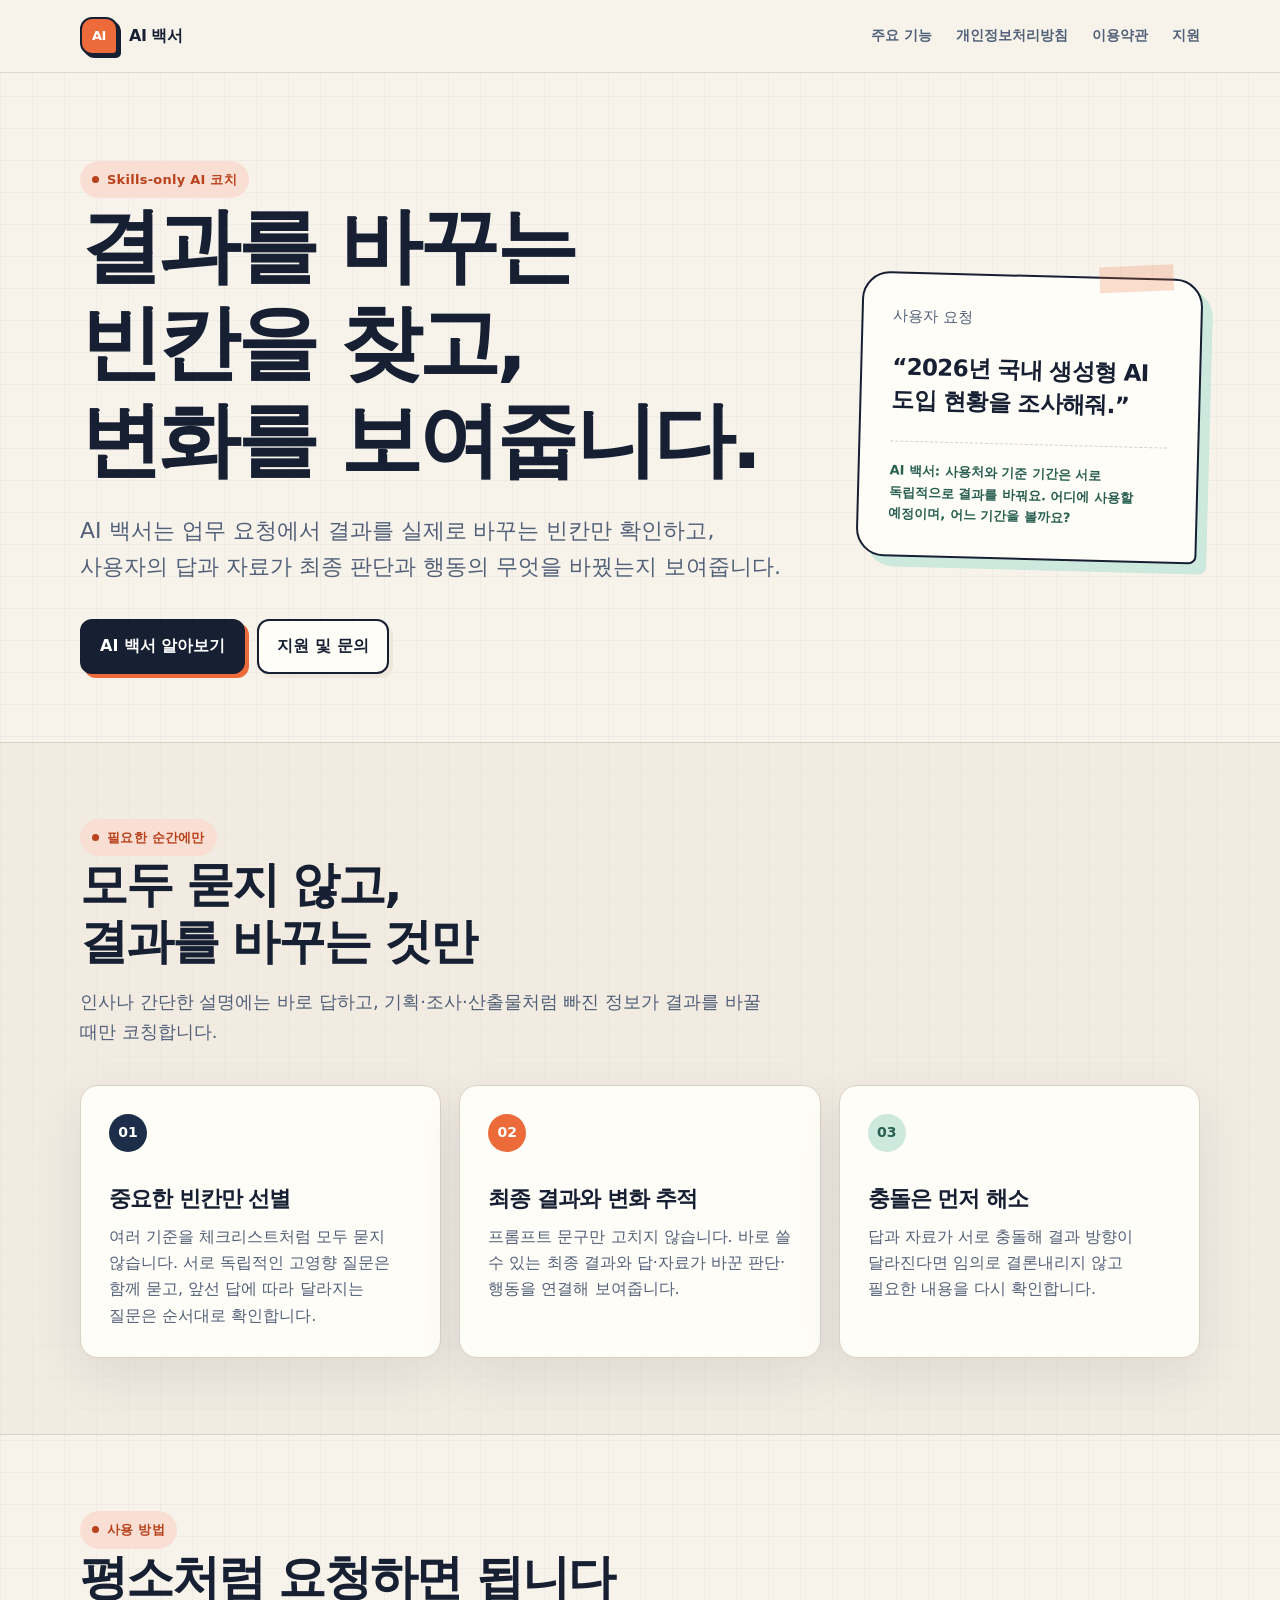
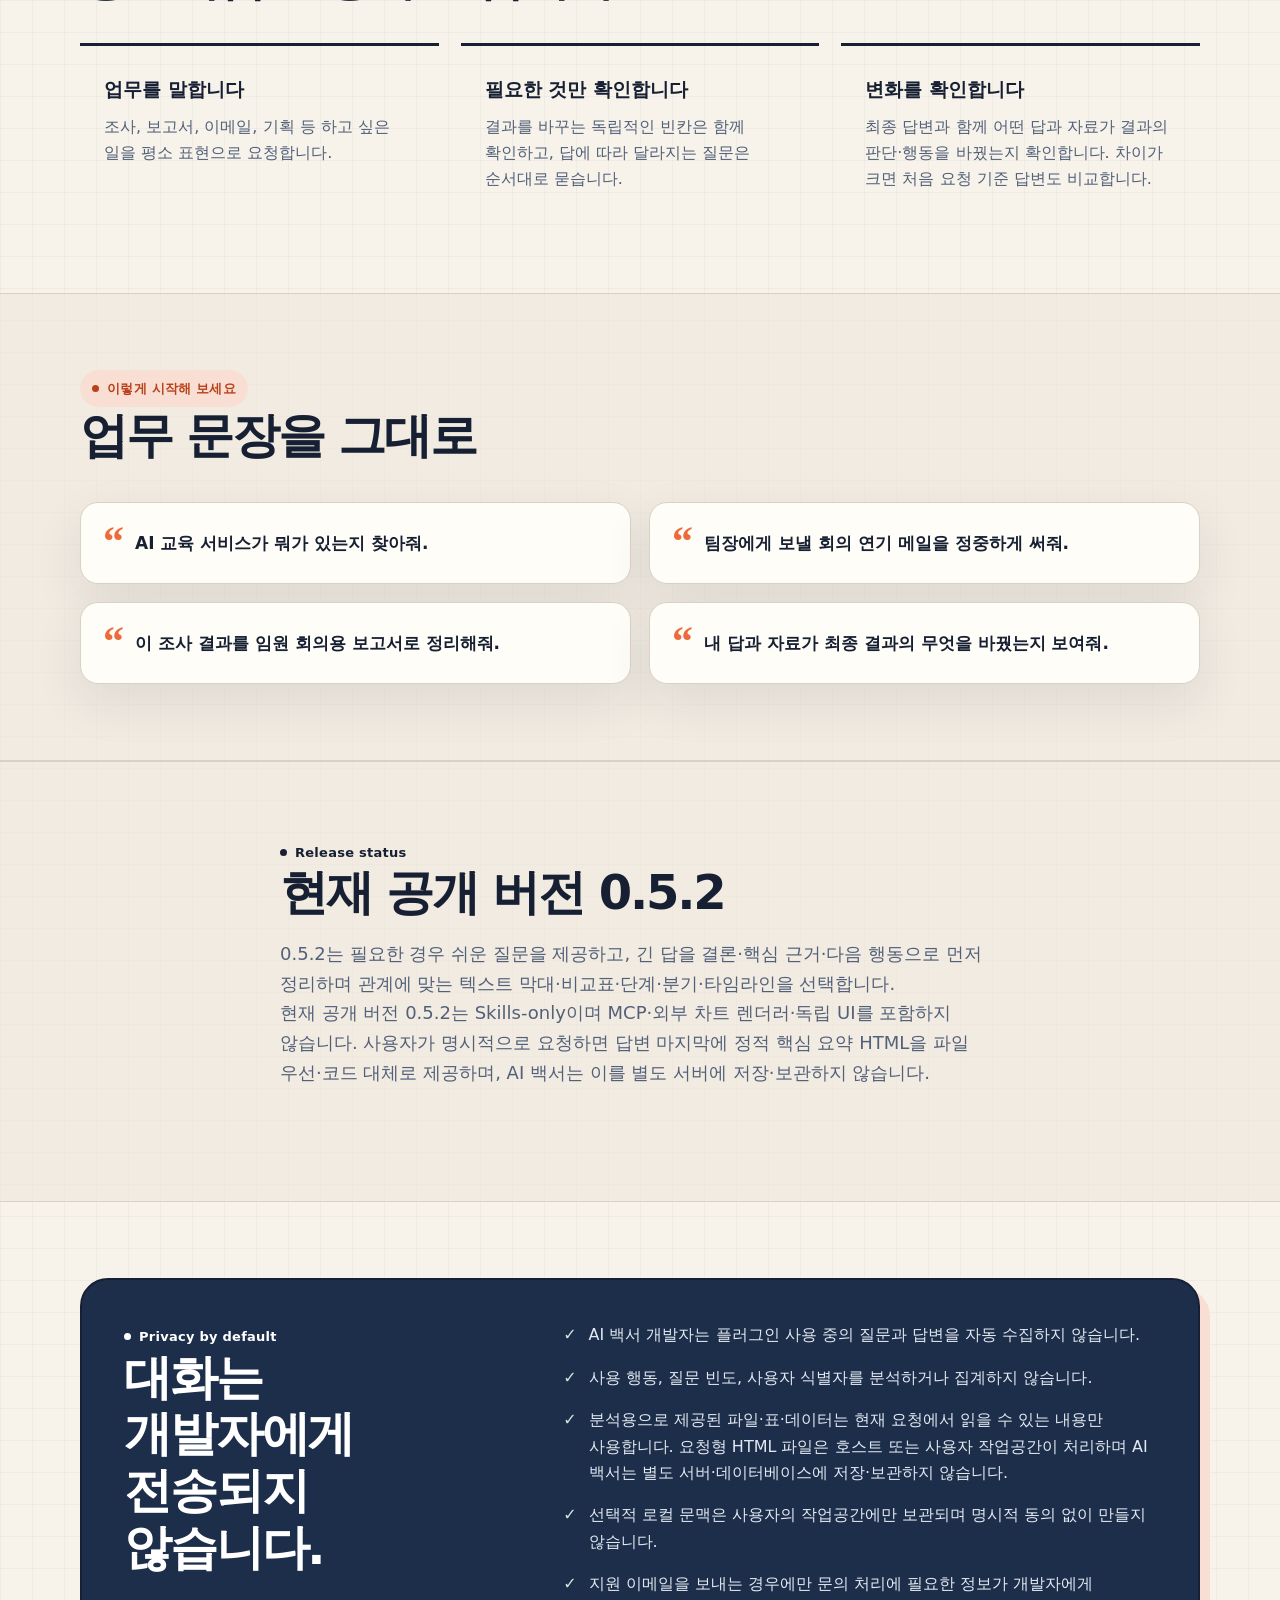
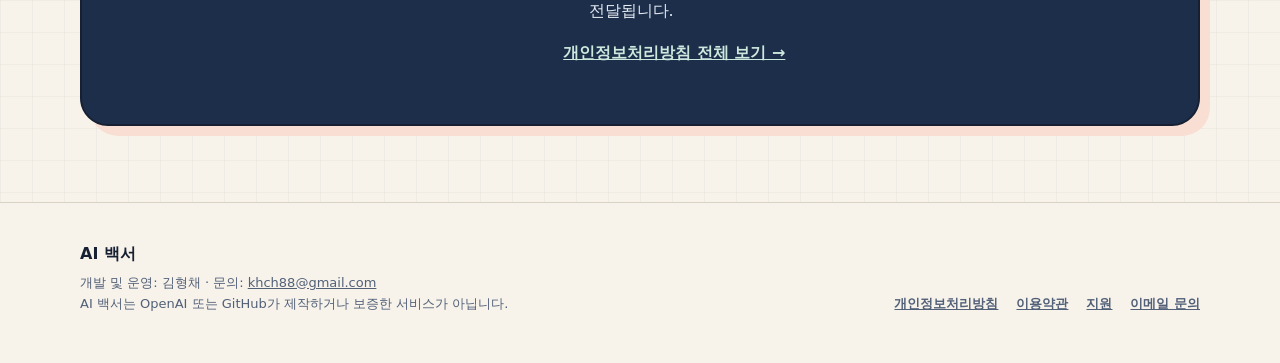
<file: index.html>
<!doctype html>
<html lang="ko">
<head>
  <meta charset="utf-8">
  <meta name="viewport" content="width=device-width, initial-scale=1">
  <meta name="description" content="현재 공개 버전 0.5.2인 AI 백서는 업무 요청에서 결과를 바꾸는 빈칸을 확인하고, 관계에 맞는 표현으로 판단과 행동을 정리하는 Skills-only AI 코치입니다.">
  <meta name="theme-color" content="#f7f3eb">
  <meta property="og:type" content="website">
  <meta property="og:locale" content="ko_KR">
  <meta property="og:title" content="AI 백서 — 결과를 바꾸는 빈칸과 변화 추적">
  <meta property="og:description" content="현재 공개 버전 0.5.2는 필요한 핵심을 먼저 보여주고 관계에 맞는 표현과 요청형 정적 HTML을 제공합니다.">
  <meta property="og:image" content="https://kimkimkkkkkim.github.io/ai-baekseo-site/assets/ai-baekseo-logo.png">
  <link rel="canonical" href="https://kimkimkkkkkim.github.io/ai-baekseo-site/">
  <link rel="icon" type="image/png" href="./assets/ai-baekseo-icon.png">
  <link rel="stylesheet" href="./assets/site.css">
  <title>AI 백서 — 결과를 바꾸는 빈칸과 변화 추적</title>
</head>
<body>
  <a class="skip-link" href="#main">본문으로 바로가기</a>
  <header class="site-header">
    <nav class="nav-shell" aria-label="주요 메뉴">
      <a class="brand" href="./" aria-current="page">
        <span class="brand-mark" aria-hidden="true">AI</span>
        <span>AI 백서</span>
      </a>
      <ul class="nav-links">
        <li><a href="#features">주요 기능</a></li>
        <li><a href="./privacy/">개인정보처리방침</a></li>
        <li><a href="./terms/">이용약관</a></li>
        <li><a href="./support/">지원</a></li>
      </ul>
    </nav>
  </header>

  <main id="main">
    <section class="hero">
      <div class="shell hero-grid">
        <div>
          <span class="eyebrow">Skills-only AI 코치</span>
          <h1>결과를 바꾸는<br>빈칸을 찾고,<br>변화를 보여줍니다.</h1>
          <p class="hero-copy">AI 백서는 업무 요청에서 결과를 실제로 바꾸는 빈칸만 확인하고, 사용자의 답과 자료가 최종 판단과 행동의 무엇을 바꿨는지 보여줍니다.</p>
          <div class="hero-actions">
            <a class="button button-primary" href="#features">AI 백서 알아보기</a>
            <a class="button button-secondary" href="./support/">지원 및 문의</a>
          </div>
        </div>
        <aside class="hero-note" aria-label="AI 백서 사용 예시">
          <p class="question">사용자 요청</p>
          <p class="answer">“2026년 국내 생성형 AI 도입 현황을 조사해줘.”</p>
          <p class="annotation">AI 백서: 사용처와 기준 기간은 서로 독립적으로 결과를 바꿔요. 어디에 사용할 예정이며, 어느 기간을 볼까요?</p>
        </aside>
      </div>
    </section>

    <section class="section section-muted" id="features">
      <div class="shell">
        <div class="section-heading">
          <span class="eyebrow">필요한 순간에만</span>
          <h2>모두 묻지 않고,<br>결과를 바꾸는 것만</h2>
          <p>인사나 간단한 설명에는 바로 답하고, 기획·조사·산출물처럼 빠진 정보가 결과를 바꿀 때만 코칭합니다.</p>
        </div>
        <div class="feature-grid">
          <article class="feature-card">
            <span class="card-number">01</span>
            <h3>중요한 빈칸만 선별</h3>
            <p>여러 기준을 체크리스트처럼 모두 묻지 않습니다. 서로 독립적인 고영향 질문은 함께 묻고, 앞선 답에 따라 달라지는 질문은 순서대로 확인합니다.</p>
          </article>
          <article class="feature-card">
            <span class="card-number">02</span>
            <h3>최종 결과와 변화 추적</h3>
            <p>프롬프트 문구만 고치지 않습니다. 바로 쓸 수 있는 최종 결과와 답·자료가 바꾼 판단·행동을 연결해 보여줍니다.</p>
          </article>
          <article class="feature-card">
            <span class="card-number">03</span>
            <h3>충돌은 먼저 해소</h3>
            <p>답과 자료가 서로 충돌해 결과 방향이 달라진다면 임의로 결론내리지 않고 필요한 내용을 다시 확인합니다.</p>
          </article>
        </div>
      </div>
    </section>

    <section class="section">
      <div class="shell">
        <div class="section-heading">
          <span class="eyebrow">사용 방법</span>
          <h2>평소처럼 요청하면 됩니다</h2>
        </div>
        <ol class="step-list">
          <li><strong>업무를 말합니다</strong><span>조사, 보고서, 이메일, 기획 등 하고 싶은 일을 평소 표현으로 요청합니다.</span></li>
          <li><strong>필요한 것만 확인합니다</strong><span>결과를 바꾸는 독립적인 빈칸은 함께 확인하고, 답에 따라 달라지는 질문은 순서대로 묻습니다.</span></li>
          <li><strong>변화를 확인합니다</strong><span>최종 답변과 함께 어떤 답과 자료가 결과의 판단·행동을 바꿨는지 확인합니다. 차이가 크면 처음 요청 기준 답변도 비교합니다.</span></li>
        </ol>
      </div>
    </section>

    <section class="section section-muted">
      <div class="shell">
        <div class="section-heading">
          <span class="eyebrow">이렇게 시작해 보세요</span>
          <h2>업무 문장을 그대로</h2>
        </div>
        <div class="prompt-grid">
          <blockquote class="prompt-card">AI 교육 서비스가 뭐가 있는지 찾아줘.</blockquote>
          <blockquote class="prompt-card">팀장에게 보낼 회의 연기 메일을 정중하게 써줘.</blockquote>
          <blockquote class="prompt-card">이 조사 결과를 임원 회의용 보고서로 정리해줘.</blockquote>
          <blockquote class="prompt-card">내 답과 자료가 최종 결과의 무엇을 바꿨는지 보여줘.</blockquote>
        </div>
      </div>
    </section>

    <section class="section section-muted" aria-labelledby="release-status-title">
      <div class="shell section-heading">
        <span class="status-chip">Release status</span>
        <h2 id="release-status-title">현재 공개 버전 0.5.2</h2>
        <p>0.5.2는 필요한 경우 쉬운 질문을 제공하고, 긴 답을 결론·핵심 근거·다음 행동으로 먼저 정리하며 관계에 맞는 텍스트 막대·비교표·단계·분기·타임라인을 선택합니다.</p>
        <p>현재 공개 버전 0.5.2는 Skills-only이며 MCP·외부 차트 렌더러·독립 UI를 포함하지 않습니다. 사용자가 명시적으로 요청하면 답변 마지막에 정적 핵심 요약 HTML을 파일 우선·코드 대체로 제공하며, AI 백서는 이를 별도 서버에 저장·보관하지 않습니다.</p>
      </div>
    </section>

    <section class="section">
      <div class="shell privacy-panel">
        <div>
          <span class="status-chip">Privacy by default</span>
          <h2>대화는<br>개발자에게<br>전송되지 않습니다.</h2>
        </div>
        <div>
          <ul class="privacy-list">
            <li>AI 백서 개발자는 플러그인 사용 중의 질문과 답변을 자동 수집하지 않습니다.</li>
            <li>사용 행동, 질문 빈도, 사용자 식별자를 분석하거나 집계하지 않습니다.</li>
            <li>분석용으로 제공된 파일·표·데이터는 현재 요청에서 읽을 수 있는 내용만 사용합니다. 요청형 HTML 파일은 호스트 또는 사용자 작업공간이 처리하며 AI 백서는 별도 서버·데이터베이스에 저장·보관하지 않습니다.</li>
            <li>선택적 로컬 문맥은 사용자의 작업공간에만 보관되며 명시적 동의 없이 만들지 않습니다.</li>
            <li>지원 이메일을 보내는 경우에만 문의 처리에 필요한 정보가 개발자에게 전달됩니다.</li>
          </ul>
          <p><a href="./privacy/">개인정보처리방침 전체 보기 →</a></p>
        </div>
      </div>
    </section>
  </main>

  <footer class="site-footer">
    <div class="shell footer-grid">
      <div>
        <p class="footer-title">AI 백서</p>
        <p class="footer-meta">개발 및 운영: 김형채 · 문의: <a href="mailto:khch88@gmail.com">khch88@gmail.com</a></p>
        <p class="footer-meta">AI 백서는 OpenAI 또는 GitHub가 제작하거나 보증한 서비스가 아닙니다.</p>
      </div>
      <ul class="footer-links">
        <li><a href="./privacy/">개인정보처리방침</a></li>
        <li><a href="./terms/">이용약관</a></li>
        <li><a href="./support/">지원</a></li>
        <li><a href="mailto:khch88@gmail.com">이메일 문의</a></li>
      </ul>
    </div>
  </footer>
</body>
</html>
</file>
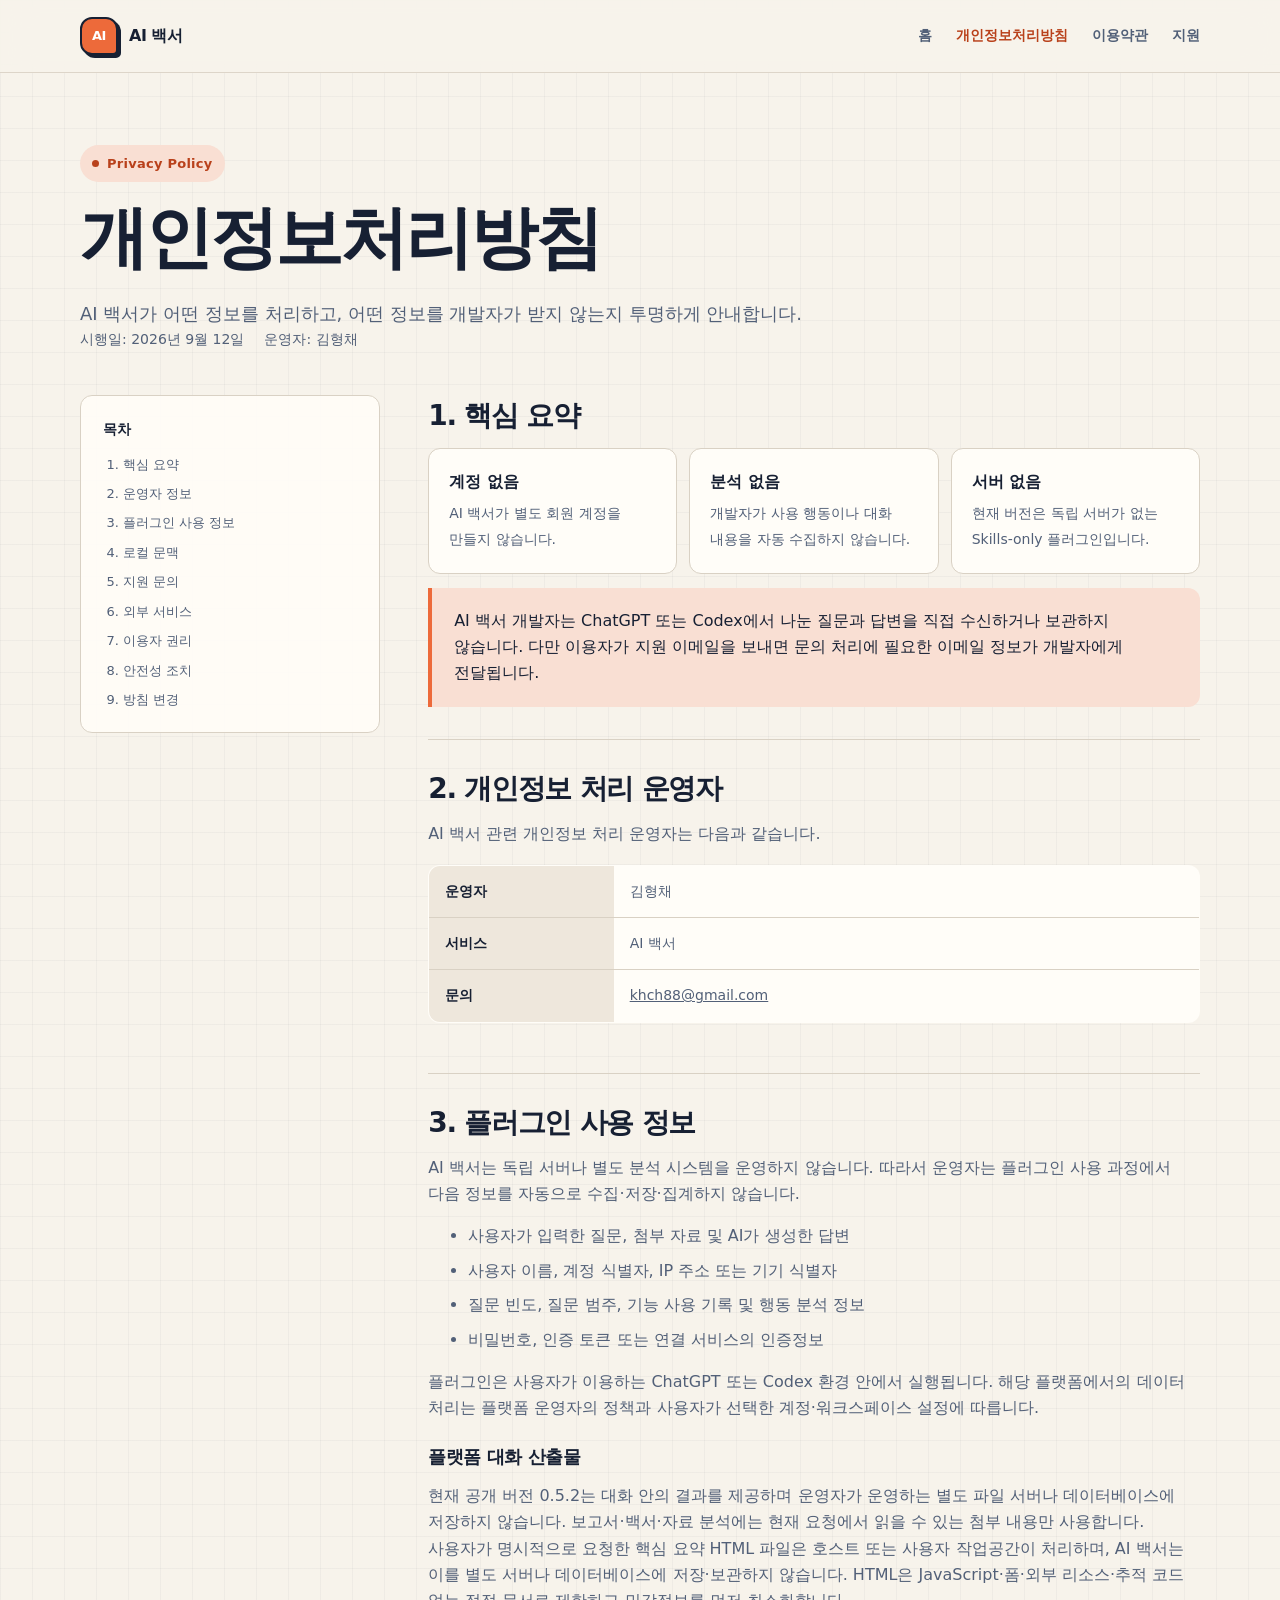
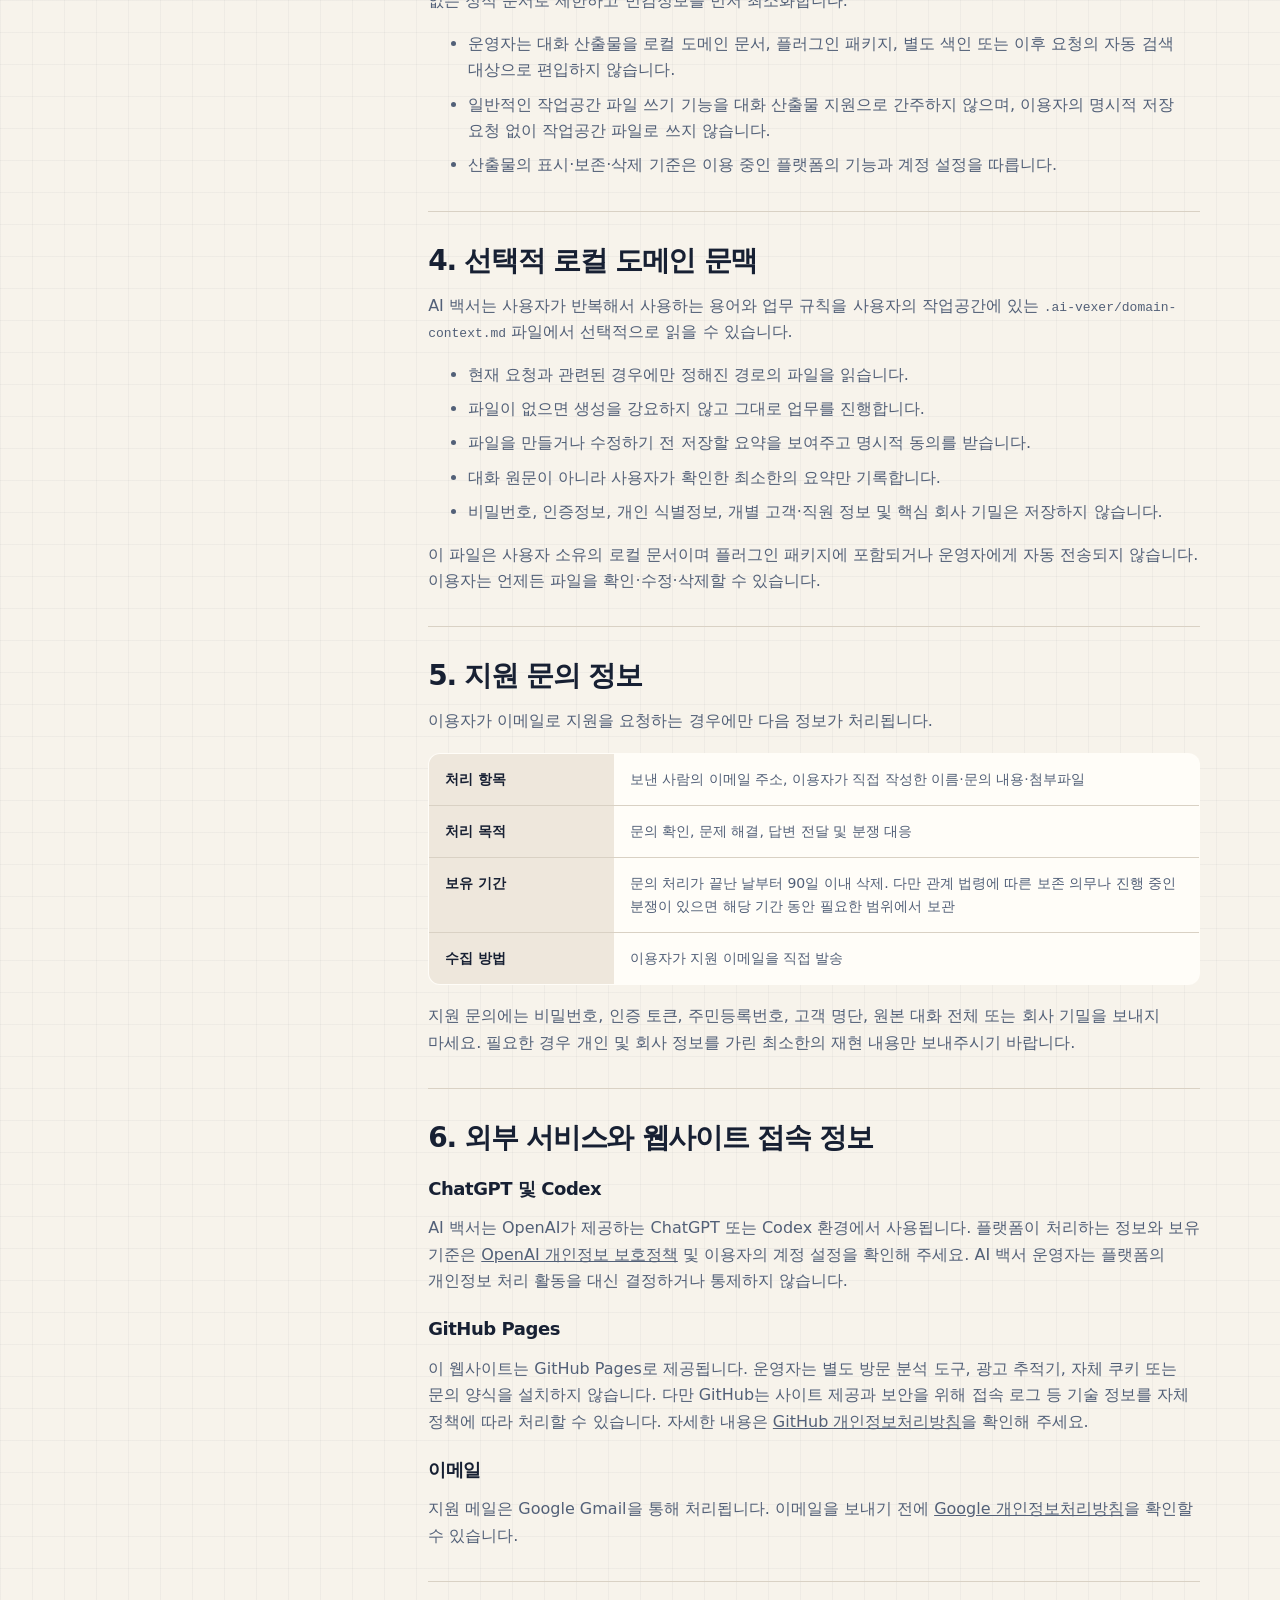
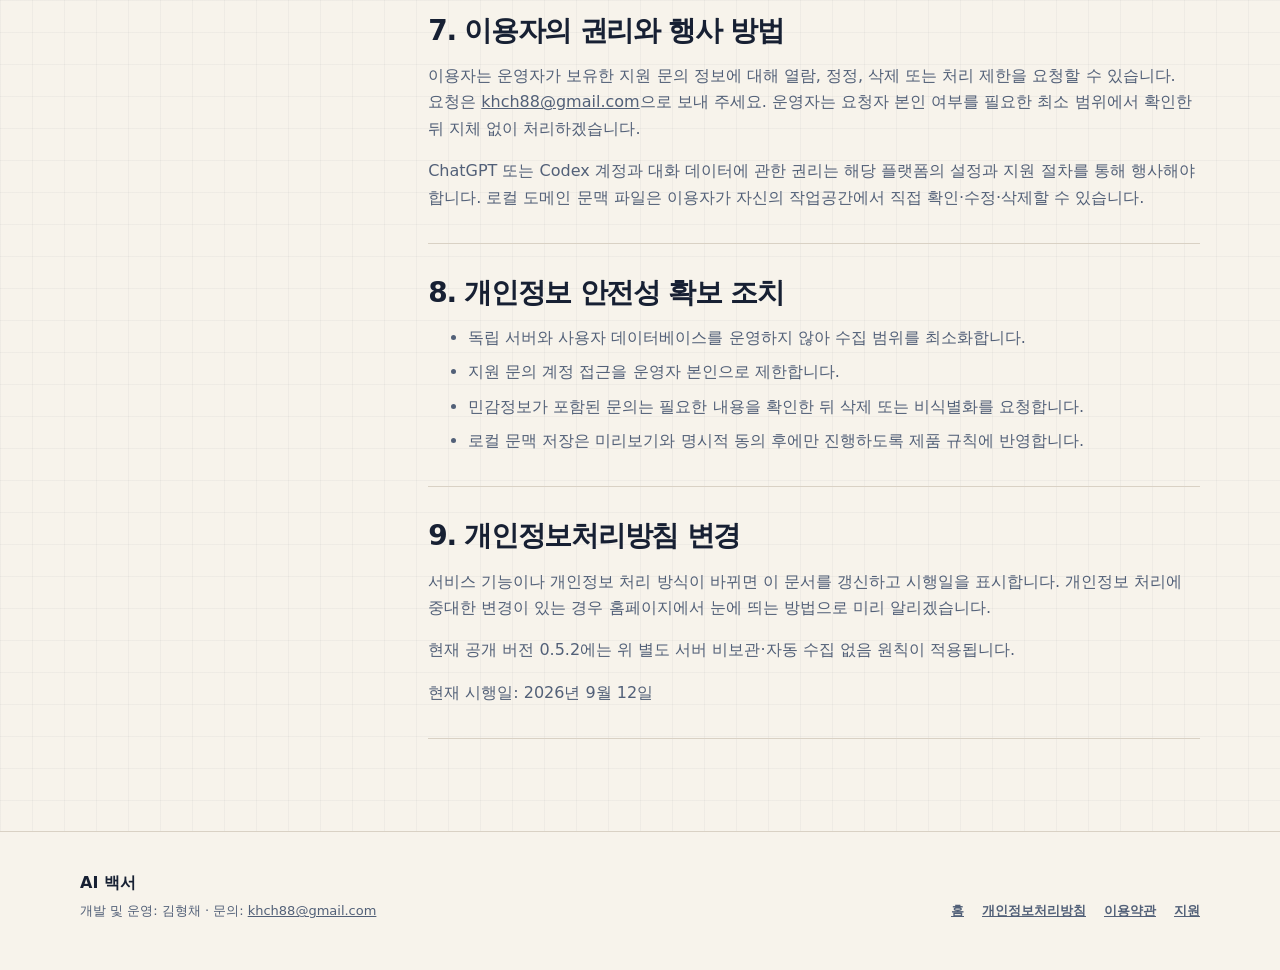
<file: privacy/index.html>
<!doctype html>
<html lang="ko">
<head>
  <meta charset="utf-8">
  <meta name="viewport" content="width=device-width, initial-scale=1">
  <meta name="description" content="AI 백서 개인정보처리방침. 플러그인 사용 정보, 로컬 문맥, 지원 문의 정보의 처리 기준을 안내합니다.">
  <meta name="theme-color" content="#f7f3eb">
  <link rel="canonical" href="https://kimkimkkkkkim.github.io/ai-baekseo-site/privacy/">
  <link rel="icon" type="image/png" href="../assets/ai-baekseo-icon.png">
  <link rel="stylesheet" href="../assets/site.css">
  <title>개인정보처리방침 — AI 백서</title>
</head>
<body>
  <a class="skip-link" href="#main">본문으로 바로가기</a>
  <header class="site-header">
    <nav class="nav-shell" aria-label="주요 메뉴">
      <a class="brand" href="../">
        <span class="brand-mark" aria-hidden="true">AI</span>
        <span>AI 백서</span>
      </a>
      <ul class="nav-links">
        <li><a href="../">홈</a></li>
        <li><a href="./" aria-current="page">개인정보처리방침</a></li>
        <li><a href="../terms/">이용약관</a></li>
        <li><a href="../support/">지원</a></li>
      </ul>
    </nav>
  </header>

  <main id="main">
    <header class="legal-hero shell">
      <span class="eyebrow">Privacy Policy</span>
      <h1>개인정보처리방침</h1>
      <p class="lead">AI 백서가 어떤 정보를 처리하고, 어떤 정보를 개발자가 받지 않는지 투명하게 안내합니다.</p>
      <div class="legal-meta">
        <span>시행일: 2026년 9월 12일</span>
        <span>운영자: 김형채</span>
      </div>
    </header>

    <div class="shell legal-layout">
      <nav class="toc" aria-label="문서 목차">
        <strong>목차</strong>
        <ol>
          <li><a href="#overview">핵심 요약</a></li>
          <li><a href="#controller">운영자 정보</a></li>
          <li><a href="#plugin-data">플러그인 사용 정보</a></li>
          <li><a href="#local-context">로컬 문맥</a></li>
          <li><a href="#support-data">지원 문의</a></li>
          <li><a href="#external-services">외부 서비스</a></li>
          <li><a href="#rights">이용자 권리</a></li>
          <li><a href="#security">안전성 조치</a></li>
          <li><a href="#changes">방침 변경</a></li>
        </ol>
      </nav>

      <article class="legal-content">
        <section class="legal-section" id="overview">
          <h2>1. 핵심 요약</h2>
          <div class="summary-grid">
            <div class="summary-card"><strong>계정 없음</strong><span>AI 백서가 별도 회원 계정을 만들지 않습니다.</span></div>
            <div class="summary-card"><strong>분석 없음</strong><span>개발자가 사용 행동이나 대화 내용을 자동 수집하지 않습니다.</span></div>
            <div class="summary-card"><strong>서버 없음</strong><span>현재 버전은 독립 서버가 없는 Skills-only 플러그인입니다.</span></div>
          </div>
          <div class="notice"><p>AI 백서 개발자는 ChatGPT 또는 Codex에서 나눈 질문과 답변을 직접 수신하거나 보관하지 않습니다. 다만 이용자가 지원 이메일을 보내면 문의 처리에 필요한 이메일 정보가 개발자에게 전달됩니다.</p></div>
        </section>

        <section class="legal-section" id="controller">
          <h2>2. 개인정보 처리 운영자</h2>
          <p>AI 백서 관련 개인정보 처리 운영자는 다음과 같습니다.</p>
          <table class="data-table">
            <tbody>
              <tr><th scope="row">운영자</th><td>김형채</td></tr>
              <tr><th scope="row">서비스</th><td>AI 백서</td></tr>
              <tr><th scope="row">문의</th><td><a href="mailto:khch88@gmail.com">khch88@gmail.com</a></td></tr>
            </tbody>
          </table>
        </section>

        <section class="legal-section" id="plugin-data">
          <h2>3. 플러그인 사용 정보</h2>
          <p>AI 백서는 독립 서버나 별도 분석 시스템을 운영하지 않습니다. 따라서 운영자는 플러그인 사용 과정에서 다음 정보를 자동으로 수집·저장·집계하지 않습니다.</p>
          <ul>
            <li>사용자가 입력한 질문, 첨부 자료 및 AI가 생성한 답변</li>
            <li>사용자 이름, 계정 식별자, IP 주소 또는 기기 식별자</li>
            <li>질문 빈도, 질문 범주, 기능 사용 기록 및 행동 분석 정보</li>
            <li>비밀번호, 인증 토큰 또는 연결 서비스의 인증정보</li>
          </ul>
          <p>플러그인은 사용자가 이용하는 ChatGPT 또는 Codex 환경 안에서 실행됩니다. 해당 플랫폼에서의 데이터 처리는 플랫폼 운영자의 정책과 사용자가 선택한 계정·워크스페이스 설정에 따릅니다.</p>
          <h3>플랫폼 대화 산출물</h3>
          <p>현재 공개 버전 0.5.2는 대화 안의 결과를 제공하며 운영자가 운영하는 별도 파일 서버나 데이터베이스에 저장하지 않습니다. 보고서·백서·자료 분석에는 현재 요청에서 읽을 수 있는 첨부 내용만 사용합니다. 사용자가 명시적으로 요청한 핵심 요약 HTML 파일은 호스트 또는 사용자 작업공간이 처리하며, AI 백서는 이를 별도 서버나 데이터베이스에 저장·보관하지 않습니다. HTML은 JavaScript·폼·외부 리소스·추적 코드 없는 정적 문서로 제한하고 민감정보를 먼저 최소화합니다.</p>
          <ul>
            <li>운영자는 대화 산출물을 로컬 도메인 문서, 플러그인 패키지, 별도 색인 또는 이후 요청의 자동 검색 대상으로 편입하지 않습니다.</li>
            <li>일반적인 작업공간 파일 쓰기 기능을 대화 산출물 지원으로 간주하지 않으며, 이용자의 명시적 저장 요청 없이 작업공간 파일로 쓰지 않습니다.</li>
            <li>산출물의 표시·보존·삭제 기준은 이용 중인 플랫폼의 기능과 계정 설정을 따릅니다.</li>
          </ul>
        </section>

        <section class="legal-section" id="local-context">
          <h2>4. 선택적 로컬 도메인 문맥</h2>
          <p>AI 백서는 사용자가 반복해서 사용하는 용어와 업무 규칙을 사용자의 작업공간에 있는 <code>.ai-vexer/domain-context.md</code> 파일에서 선택적으로 읽을 수 있습니다.</p>
          <ul>
            <li>현재 요청과 관련된 경우에만 정해진 경로의 파일을 읽습니다.</li>
            <li>파일이 없으면 생성을 강요하지 않고 그대로 업무를 진행합니다.</li>
            <li>파일을 만들거나 수정하기 전 저장할 요약을 보여주고 명시적 동의를 받습니다.</li>
            <li>대화 원문이 아니라 사용자가 확인한 최소한의 요약만 기록합니다.</li>
            <li>비밀번호, 인증정보, 개인 식별정보, 개별 고객·직원 정보 및 핵심 회사 기밀은 저장하지 않습니다.</li>
          </ul>
          <p>이 파일은 사용자 소유의 로컬 문서이며 플러그인 패키지에 포함되거나 운영자에게 자동 전송되지 않습니다. 이용자는 언제든 파일을 확인·수정·삭제할 수 있습니다.</p>
        </section>

        <section class="legal-section" id="support-data">
          <h2>5. 지원 문의 정보</h2>
          <p>이용자가 이메일로 지원을 요청하는 경우에만 다음 정보가 처리됩니다.</p>
          <table class="data-table">
            <tbody>
              <tr><th scope="row">처리 항목</th><td>보낸 사람의 이메일 주소, 이용자가 직접 작성한 이름·문의 내용·첨부파일</td></tr>
              <tr><th scope="row">처리 목적</th><td>문의 확인, 문제 해결, 답변 전달 및 분쟁 대응</td></tr>
              <tr><th scope="row">보유 기간</th><td>문의 처리가 끝난 날부터 90일 이내 삭제. 다만 관계 법령에 따른 보존 의무나 진행 중인 분쟁이 있으면 해당 기간 동안 필요한 범위에서 보관</td></tr>
              <tr><th scope="row">수집 방법</th><td>이용자가 지원 이메일을 직접 발송</td></tr>
            </tbody>
          </table>
          <p>지원 문의에는 비밀번호, 인증 토큰, 주민등록번호, 고객 명단, 원본 대화 전체 또는 회사 기밀을 보내지 마세요. 필요한 경우 개인 및 회사 정보를 가린 최소한의 재현 내용만 보내주시기 바랍니다.</p>
        </section>

        <section class="legal-section" id="external-services">
          <h2>6. 외부 서비스와 웹사이트 접속 정보</h2>
          <h3>ChatGPT 및 Codex</h3>
          <p>AI 백서는 OpenAI가 제공하는 ChatGPT 또는 Codex 환경에서 사용됩니다. 플랫폼이 처리하는 정보와 보유 기준은 <a href="https://openai.com/policies/privacy-policy/" target="_blank" rel="noopener noreferrer">OpenAI 개인정보 보호정책</a> 및 이용자의 계정 설정을 확인해 주세요. AI 백서 운영자는 플랫폼의 개인정보 처리 활동을 대신 결정하거나 통제하지 않습니다.</p>
          <h3>GitHub Pages</h3>
          <p>이 웹사이트는 GitHub Pages로 제공됩니다. 운영자는 별도 방문 분석 도구, 광고 추적기, 자체 쿠키 또는 문의 양식을 설치하지 않습니다. 다만 GitHub는 사이트 제공과 보안을 위해 접속 로그 등 기술 정보를 자체 정책에 따라 처리할 수 있습니다. 자세한 내용은 <a href="https://docs.github.com/en/site-policy/privacy-policies/github-general-privacy-statement" target="_blank" rel="noopener noreferrer">GitHub 개인정보처리방침</a>을 확인해 주세요.</p>
          <h3>이메일</h3>
          <p>지원 메일은 Google Gmail을 통해 처리됩니다. 이메일을 보내기 전에 <a href="https://policies.google.com/privacy" target="_blank" rel="noopener noreferrer">Google 개인정보처리방침</a>을 확인할 수 있습니다.</p>
        </section>

        <section class="legal-section" id="rights">
          <h2>7. 이용자의 권리와 행사 방법</h2>
          <p>이용자는 운영자가 보유한 지원 문의 정보에 대해 열람, 정정, 삭제 또는 처리 제한을 요청할 수 있습니다. 요청은 <a href="mailto:khch88@gmail.com">khch88@gmail.com</a>으로 보내 주세요. 운영자는 요청자 본인 여부를 필요한 최소 범위에서 확인한 뒤 지체 없이 처리하겠습니다.</p>
          <p>ChatGPT 또는 Codex 계정과 대화 데이터에 관한 권리는 해당 플랫폼의 설정과 지원 절차를 통해 행사해야 합니다. 로컬 도메인 문맥 파일은 이용자가 자신의 작업공간에서 직접 확인·수정·삭제할 수 있습니다.</p>
        </section>

        <section class="legal-section" id="security">
          <h2>8. 개인정보 안전성 확보 조치</h2>
          <ul>
            <li>독립 서버와 사용자 데이터베이스를 운영하지 않아 수집 범위를 최소화합니다.</li>
            <li>지원 문의 계정 접근을 운영자 본인으로 제한합니다.</li>
            <li>민감정보가 포함된 문의는 필요한 내용을 확인한 뒤 삭제 또는 비식별화를 요청합니다.</li>
            <li>로컬 문맥 저장은 미리보기와 명시적 동의 후에만 진행하도록 제품 규칙에 반영합니다.</li>
          </ul>
        </section>

        <section class="legal-section" id="changes">
          <h2>9. 개인정보처리방침 변경</h2>
          <p>서비스 기능이나 개인정보 처리 방식이 바뀌면 이 문서를 갱신하고 시행일을 표시합니다. 개인정보 처리에 중대한 변경이 있는 경우 홈페이지에서 눈에 띄는 방법으로 미리 알리겠습니다.</p>
          <p>현재 공개 버전 0.5.2에는 위 별도 서버 비보관·자동 수집 없음 원칙이 적용됩니다.</p>
          <p>현재 시행일: 2026년 9월 12일</p>
        </section>
      </article>
    </div>
  </main>

  <footer class="site-footer">
    <div class="shell footer-grid">
      <div>
        <p class="footer-title">AI 백서</p>
        <p class="footer-meta">개발 및 운영: 김형채 · 문의: <a href="mailto:khch88@gmail.com">khch88@gmail.com</a></p>
      </div>
      <ul class="footer-links">
        <li><a href="../">홈</a></li>
        <li><a href="./">개인정보처리방침</a></li>
        <li><a href="../terms/">이용약관</a></li>
        <li><a href="../support/">지원</a></li>
      </ul>
    </div>
  </footer>
</body>
</html>
</file>
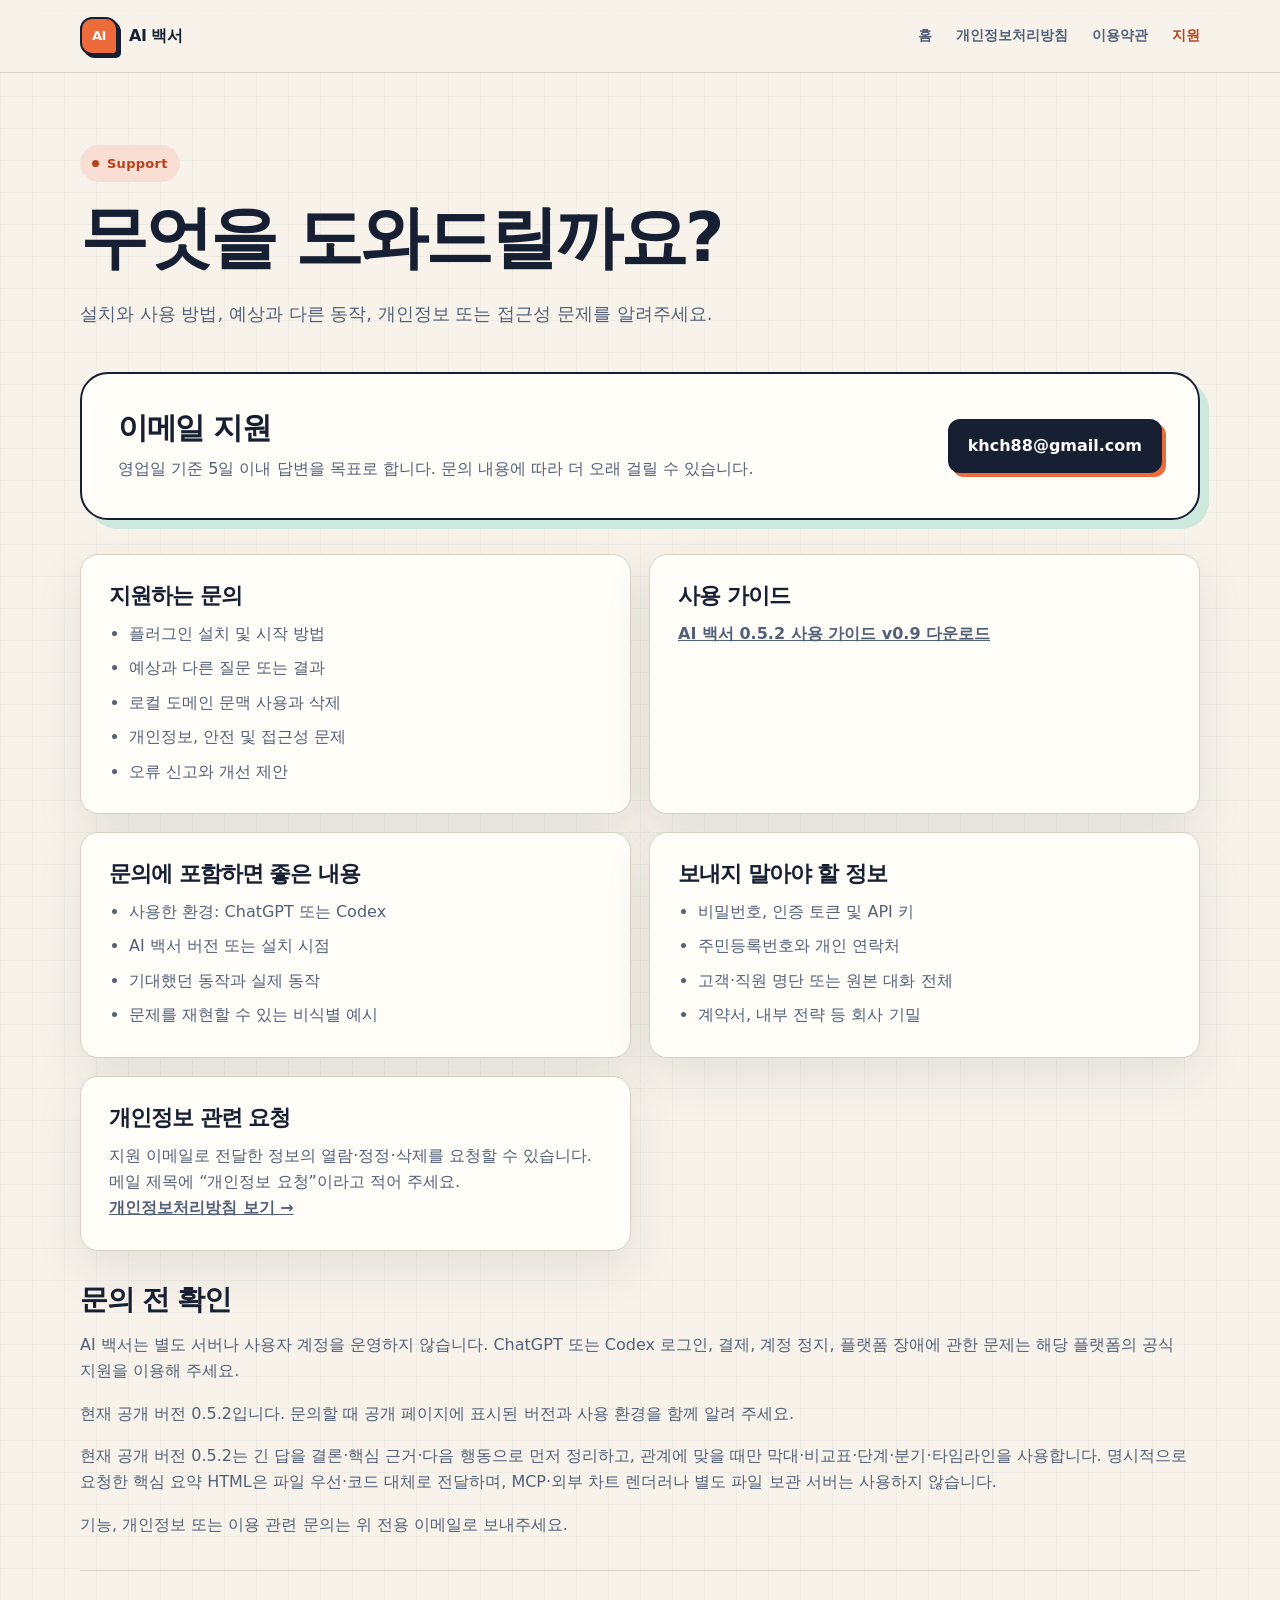
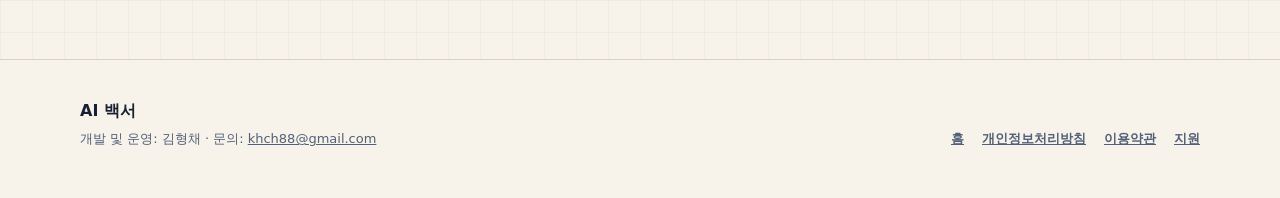
<file: support/index.html>
<!doctype html>
<html lang="ko">
<head>
  <meta charset="utf-8">
  <meta name="viewport" content="width=device-width, initial-scale=1">
  <meta name="description" content="AI 백서 지원 안내. 설치, 사용 방법, 오류, 개인정보 및 접근성 관련 문의 방법을 제공합니다.">
  <meta name="theme-color" content="#f7f3eb">
  <link rel="canonical" href="https://kimkimkkkkkim.github.io/ai-baekseo-site/support/">
  <link rel="icon" type="image/png" href="../assets/ai-baekseo-icon.png">
  <link rel="stylesheet" href="../assets/site.css">
  <title>지원 — AI 백서</title>
</head>
<body>
  <a class="skip-link" href="#main">본문으로 바로가기</a>
  <header class="site-header">
    <nav class="nav-shell" aria-label="주요 메뉴">
      <a class="brand" href="../">
        <span class="brand-mark" aria-hidden="true">AI</span>
        <span>AI 백서</span>
      </a>
      <ul class="nav-links">
        <li><a href="../">홈</a></li>
        <li><a href="../privacy/">개인정보처리방침</a></li>
        <li><a href="../terms/">이용약관</a></li>
        <li><a href="./" aria-current="page">지원</a></li>
      </ul>
    </nav>
  </header>

  <main id="main">
    <header class="legal-hero shell">
      <span class="eyebrow">Support</span>
      <h1>무엇을 도와드릴까요?</h1>
      <p class="lead">설치와 사용 방법, 예상과 다른 동작, 개인정보 또는 접근성 문제를 알려주세요.</p>
    </header>

    <div class="shell support-main">
      <section class="support-hero-card" aria-labelledby="email-support-title">
        <div>
          <h2 id="email-support-title">이메일 지원</h2>
          <p>영업일 기준 5일 이내 답변을 목표로 합니다. 문의 내용에 따라 더 오래 걸릴 수 있습니다.</p>
        </div>
        <div class="support-actions">
          <a class="button button-primary" href="mailto:khch88@gmail.com?subject=%5BAI%20%EB%B0%B1%EC%84%9C%20%EB%AC%B8%EC%9D%98%5D%20">khch88@gmail.com</a>
        </div>
      </section>

      <div class="support-grid">
        <article class="info-card">
          <h3>지원하는 문의</h3>
          <ul class="clean-list">
            <li>플러그인 설치 및 시작 방법</li>
            <li>예상과 다른 질문 또는 결과</li>
            <li>로컬 도메인 문맥 사용과 삭제</li>
            <li>개인정보, 안전 및 접근성 문제</li>
            <li>오류 신고와 개선 제안</li>
          </ul>
        </article>
        <article class="info-card">
          <h3>사용 가이드</h3>
          <p><a href="../guides/AI-백서-플러그인-사용가이드-v0.9.pptx" download><strong>AI 백서 0.5.2 사용 가이드 v0.9 다운로드</strong></a></p>
        </article>
        <article class="info-card">
          <h3>문의에 포함하면 좋은 내용</h3>
          <ul class="clean-list">
            <li>사용한 환경: ChatGPT 또는 Codex</li>
            <li>AI 백서 버전 또는 설치 시점</li>
            <li>기대했던 동작과 실제 동작</li>
            <li>문제를 재현할 수 있는 비식별 예시</li>
          </ul>
        </article>
        <article class="info-card">
          <h3>보내지 말아야 할 정보</h3>
          <ul class="clean-list">
            <li>비밀번호, 인증 토큰 및 API 키</li>
            <li>주민등록번호와 개인 연락처</li>
            <li>고객·직원 명단 또는 원본 대화 전체</li>
            <li>계약서, 내부 전략 등 회사 기밀</li>
          </ul>
        </article>
        <article class="info-card">
          <h3>개인정보 관련 요청</h3>
          <p>지원 이메일로 전달한 정보의 열람·정정·삭제를 요청할 수 있습니다. 메일 제목에 “개인정보 요청”이라고 적어 주세요.</p>
          <p><a href="../privacy/"><strong>개인정보처리방침 보기 →</strong></a></p>
        </article>
      </div>

      <section class="legal-section" aria-labelledby="before-contact-title">
        <h2 id="before-contact-title">문의 전 확인</h2>
        <p>AI 백서는 별도 서버나 사용자 계정을 운영하지 않습니다. ChatGPT 또는 Codex 로그인, 결제, 계정 정지, 플랫폼 장애에 관한 문제는 해당 플랫폼의 공식 지원을 이용해 주세요.</p>
        <p>현재 공개 버전 0.5.2입니다. 문의할 때 공개 페이지에 표시된 버전과 사용 환경을 함께 알려 주세요.</p>
        <p>현재 공개 버전 0.5.2는 긴 답을 결론·핵심 근거·다음 행동으로 먼저 정리하고, 관계에 맞을 때만 막대·비교표·단계·분기·타임라인을 사용합니다. 명시적으로 요청한 핵심 요약 HTML은 파일 우선·코드 대체로 전달하며, MCP·외부 차트 렌더러나 별도 파일 보관 서버는 사용하지 않습니다.</p>
        <p>기능, 개인정보 또는 이용 관련 문의는 위 전용 이메일로 보내주세요.</p>
      </section>
    </div>
  </main>

  <footer class="site-footer">
    <div class="shell footer-grid">
      <div>
        <p class="footer-title">AI 백서</p>
        <p class="footer-meta">개발 및 운영: 김형채 · 문의: <a href="mailto:khch88@gmail.com">khch88@gmail.com</a></p>
      </div>
      <ul class="footer-links">
        <li><a href="../">홈</a></li>
        <li><a href="../privacy/">개인정보처리방침</a></li>
        <li><a href="../terms/">이용약관</a></li>
        <li><a href="./">지원</a></li>
      </ul>
    </div>
  </footer>
</body>
</html>
</file>
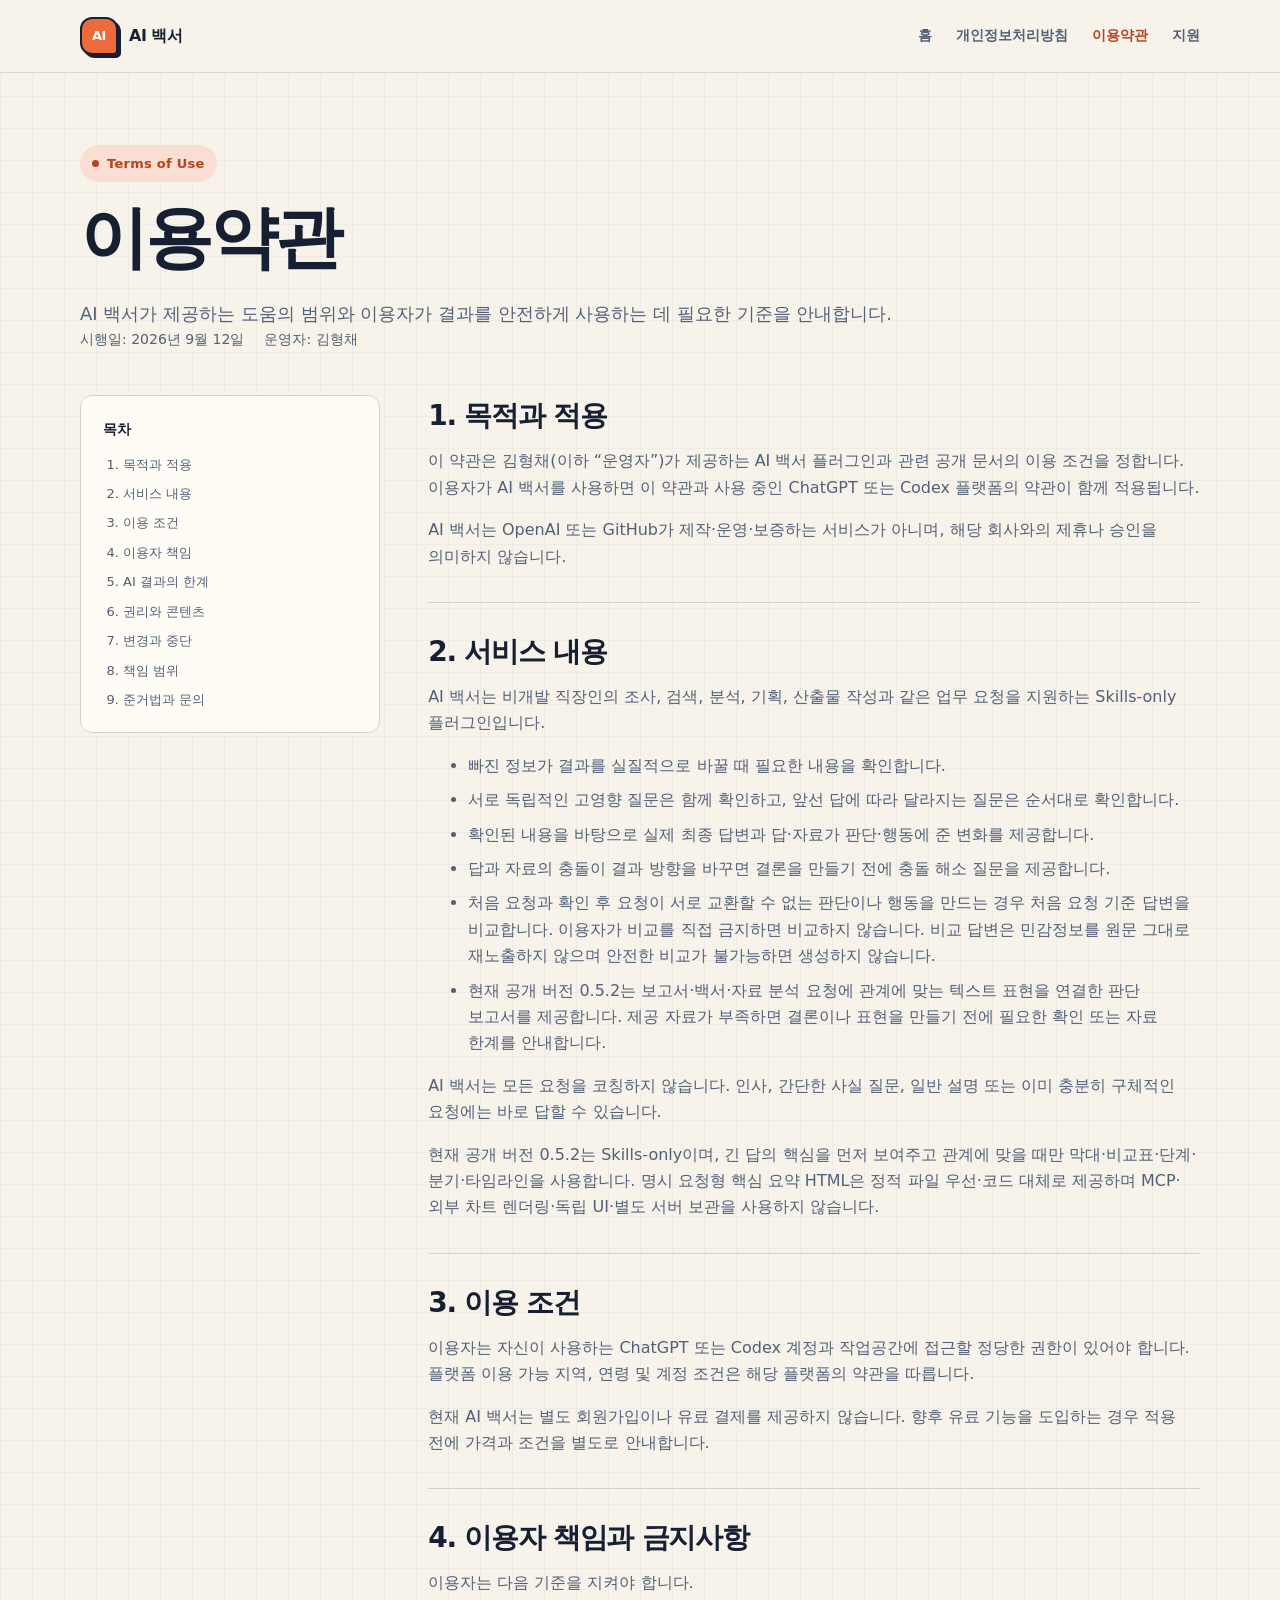
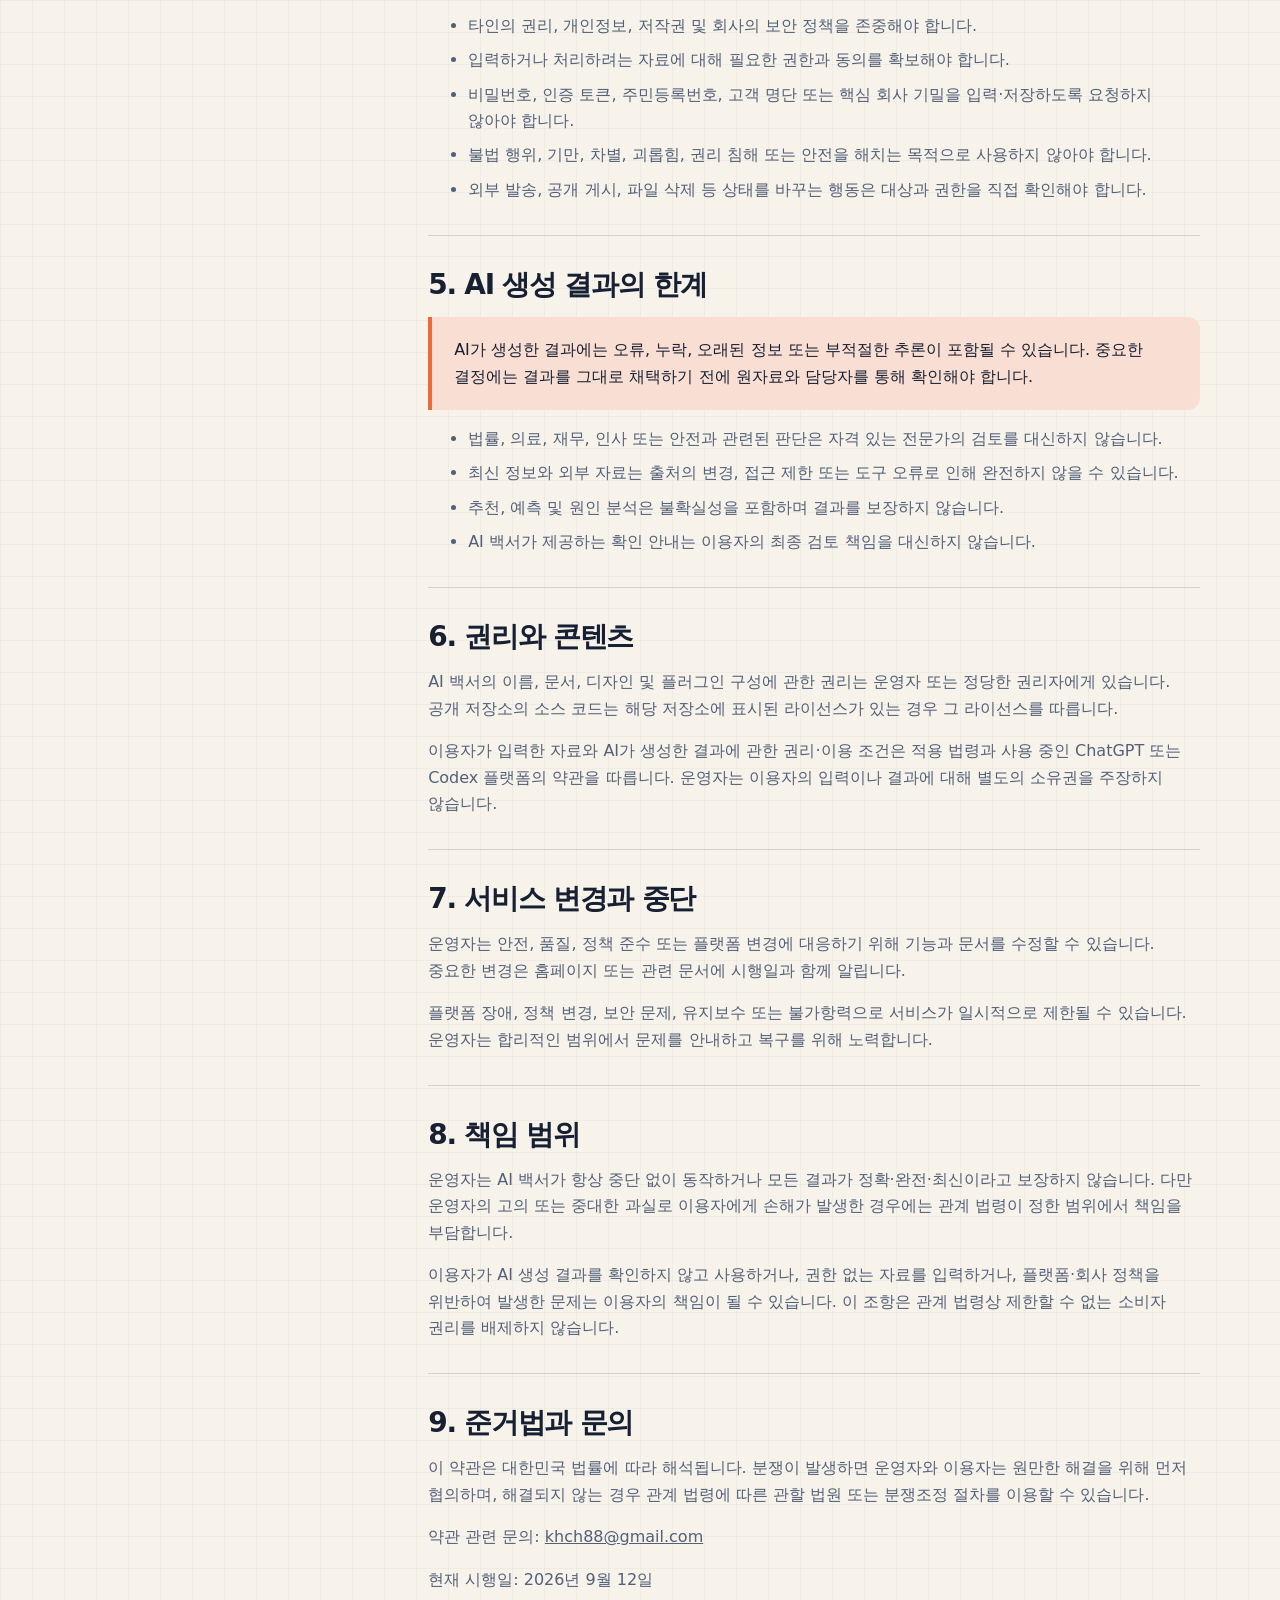
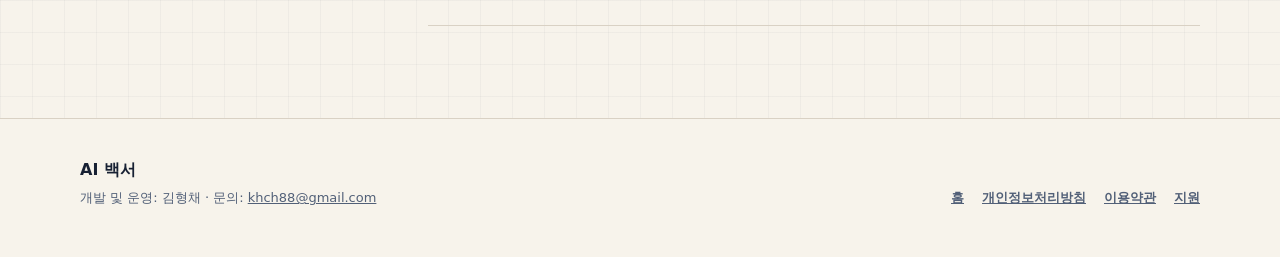
<file: terms/index.html>
<!doctype html>
<html lang="ko">
<head>
  <meta charset="utf-8">
  <meta name="viewport" content="width=device-width, initial-scale=1">
  <meta name="description" content="AI 백서 이용약관. 서비스 범위, 이용자 책임, AI 생성 결과의 한계와 운영 기준을 안내합니다.">
  <meta name="theme-color" content="#f7f3eb">
  <link rel="canonical" href="https://kimkimkkkkkim.github.io/ai-baekseo-site/terms/">
  <link rel="icon" type="image/png" href="../assets/ai-baekseo-icon.png">
  <link rel="stylesheet" href="../assets/site.css">
  <title>이용약관 — AI 백서</title>
</head>
<body>
  <a class="skip-link" href="#main">본문으로 바로가기</a>
  <header class="site-header">
    <nav class="nav-shell" aria-label="주요 메뉴">
      <a class="brand" href="../">
        <span class="brand-mark" aria-hidden="true">AI</span>
        <span>AI 백서</span>
      </a>
      <ul class="nav-links">
        <li><a href="../">홈</a></li>
        <li><a href="../privacy/">개인정보처리방침</a></li>
        <li><a href="./" aria-current="page">이용약관</a></li>
        <li><a href="../support/">지원</a></li>
      </ul>
    </nav>
  </header>

  <main id="main">
    <header class="legal-hero shell">
      <span class="eyebrow">Terms of Use</span>
      <h1>이용약관</h1>
      <p class="lead">AI 백서가 제공하는 도움의 범위와 이용자가 결과를 안전하게 사용하는 데 필요한 기준을 안내합니다.</p>
      <div class="legal-meta">
        <span>시행일: 2026년 9월 12일</span>
        <span>운영자: 김형채</span>
      </div>
    </header>

    <div class="shell legal-layout">
      <nav class="toc" aria-label="문서 목차">
        <strong>목차</strong>
        <ol>
          <li><a href="#purpose">목적과 적용</a></li>
          <li><a href="#service">서비스 내용</a></li>
          <li><a href="#use">이용 조건</a></li>
          <li><a href="#responsibility">이용자 책임</a></li>
          <li><a href="#ai-limitations">AI 결과의 한계</a></li>
          <li><a href="#rights">권리와 콘텐츠</a></li>
          <li><a href="#availability">변경과 중단</a></li>
          <li><a href="#liability">책임 범위</a></li>
          <li><a href="#law">준거법과 문의</a></li>
        </ol>
      </nav>

      <article class="legal-content">
        <section class="legal-section" id="purpose">
          <h2>1. 목적과 적용</h2>
          <p>이 약관은 김형채(이하 “운영자”)가 제공하는 AI 백서 플러그인과 관련 공개 문서의 이용 조건을 정합니다. 이용자가 AI 백서를 사용하면 이 약관과 사용 중인 ChatGPT 또는 Codex 플랫폼의 약관이 함께 적용됩니다.</p>
          <p>AI 백서는 OpenAI 또는 GitHub가 제작·운영·보증하는 서비스가 아니며, 해당 회사와의 제휴나 승인을 의미하지 않습니다.</p>
        </section>

        <section class="legal-section" id="service">
          <h2>2. 서비스 내용</h2>
          <p>AI 백서는 비개발 직장인의 조사, 검색, 분석, 기획, 산출물 작성과 같은 업무 요청을 지원하는 Skills-only 플러그인입니다.</p>
          <ul>
            <li>빠진 정보가 결과를 실질적으로 바꿀 때 필요한 내용을 확인합니다.</li>
            <li>서로 독립적인 고영향 질문은 함께 확인하고, 앞선 답에 따라 달라지는 질문은 순서대로 확인합니다.</li>
            <li>확인된 내용을 바탕으로 실제 최종 답변과 답·자료가 판단·행동에 준 변화를 제공합니다.</li>
            <li>답과 자료의 충돌이 결과 방향을 바꾸면 결론을 만들기 전에 충돌 해소 질문을 제공합니다.</li>
            <li>처음 요청과 확인 후 요청이 서로 교환할 수 없는 판단이나 행동을 만드는 경우 처음 요청 기준 답변을 비교합니다. 이용자가 비교를 직접 금지하면 비교하지 않습니다. 비교 답변은 민감정보를 원문 그대로 재노출하지 않으며 안전한 비교가 불가능하면 생성하지 않습니다.</li>
            <li>현재 공개 버전 0.5.2는 보고서·백서·자료 분석 요청에 관계에 맞는 텍스트 표현을 연결한 판단 보고서를 제공합니다. 제공 자료가 부족하면 결론이나 표현을 만들기 전에 필요한 확인 또는 자료 한계를 안내합니다.</li>
          </ul>
          <p>AI 백서는 모든 요청을 코칭하지 않습니다. 인사, 간단한 사실 질문, 일반 설명 또는 이미 충분히 구체적인 요청에는 바로 답할 수 있습니다.</p>
          <p>현재 공개 버전 0.5.2는 Skills-only이며, 긴 답의 핵심을 먼저 보여주고 관계에 맞을 때만 막대·비교표·단계·분기·타임라인을 사용합니다. 명시 요청형 핵심 요약 HTML은 정적 파일 우선·코드 대체로 제공하며 MCP·외부 차트 렌더링·독립 UI·별도 서버 보관을 사용하지 않습니다.</p>
        </section>

        <section class="legal-section" id="use">
          <h2>3. 이용 조건</h2>
          <p>이용자는 자신이 사용하는 ChatGPT 또는 Codex 계정과 작업공간에 접근할 정당한 권한이 있어야 합니다. 플랫폼 이용 가능 지역, 연령 및 계정 조건은 해당 플랫폼의 약관을 따릅니다.</p>
          <p>현재 AI 백서는 별도 회원가입이나 유료 결제를 제공하지 않습니다. 향후 유료 기능을 도입하는 경우 적용 전에 가격과 조건을 별도로 안내합니다.</p>
        </section>

        <section class="legal-section" id="responsibility">
          <h2>4. 이용자 책임과 금지사항</h2>
          <p>이용자는 다음 기준을 지켜야 합니다.</p>
          <ul>
            <li>타인의 권리, 개인정보, 저작권 및 회사의 보안 정책을 존중해야 합니다.</li>
            <li>입력하거나 처리하려는 자료에 대해 필요한 권한과 동의를 확보해야 합니다.</li>
            <li>비밀번호, 인증 토큰, 주민등록번호, 고객 명단 또는 핵심 회사 기밀을 입력·저장하도록 요청하지 않아야 합니다.</li>
            <li>불법 행위, 기만, 차별, 괴롭힘, 권리 침해 또는 안전을 해치는 목적으로 사용하지 않아야 합니다.</li>
            <li>외부 발송, 공개 게시, 파일 삭제 등 상태를 바꾸는 행동은 대상과 권한을 직접 확인해야 합니다.</li>
          </ul>
        </section>

        <section class="legal-section" id="ai-limitations">
          <h2>5. AI 생성 결과의 한계</h2>
          <div class="notice"><p>AI가 생성한 결과에는 오류, 누락, 오래된 정보 또는 부적절한 추론이 포함될 수 있습니다. 중요한 결정에는 결과를 그대로 채택하기 전에 원자료와 담당자를 통해 확인해야 합니다.</p></div>
          <ul>
            <li>법률, 의료, 재무, 인사 또는 안전과 관련된 판단은 자격 있는 전문가의 검토를 대신하지 않습니다.</li>
            <li>최신 정보와 외부 자료는 출처의 변경, 접근 제한 또는 도구 오류로 인해 완전하지 않을 수 있습니다.</li>
            <li>추천, 예측 및 원인 분석은 불확실성을 포함하며 결과를 보장하지 않습니다.</li>
            <li>AI 백서가 제공하는 확인 안내는 이용자의 최종 검토 책임을 대신하지 않습니다.</li>
          </ul>
        </section>

        <section class="legal-section" id="rights">
          <h2>6. 권리와 콘텐츠</h2>
          <p>AI 백서의 이름, 문서, 디자인 및 플러그인 구성에 관한 권리는 운영자 또는 정당한 권리자에게 있습니다. 공개 저장소의 소스 코드는 해당 저장소에 표시된 라이선스가 있는 경우 그 라이선스를 따릅니다.</p>
          <p>이용자가 입력한 자료와 AI가 생성한 결과에 관한 권리·이용 조건은 적용 법령과 사용 중인 ChatGPT 또는 Codex 플랫폼의 약관을 따릅니다. 운영자는 이용자의 입력이나 결과에 대해 별도의 소유권을 주장하지 않습니다.</p>
        </section>

        <section class="legal-section" id="availability">
          <h2>7. 서비스 변경과 중단</h2>
          <p>운영자는 안전, 품질, 정책 준수 또는 플랫폼 변경에 대응하기 위해 기능과 문서를 수정할 수 있습니다. 중요한 변경은 홈페이지 또는 관련 문서에 시행일과 함께 알립니다.</p>
          <p>플랫폼 장애, 정책 변경, 보안 문제, 유지보수 또는 불가항력으로 서비스가 일시적으로 제한될 수 있습니다. 운영자는 합리적인 범위에서 문제를 안내하고 복구를 위해 노력합니다.</p>
        </section>

        <section class="legal-section" id="liability">
          <h2>8. 책임 범위</h2>
          <p>운영자는 AI 백서가 항상 중단 없이 동작하거나 모든 결과가 정확·완전·최신이라고 보장하지 않습니다. 다만 운영자의 고의 또는 중대한 과실로 이용자에게 손해가 발생한 경우에는 관계 법령이 정한 범위에서 책임을 부담합니다.</p>
          <p>이용자가 AI 생성 결과를 확인하지 않고 사용하거나, 권한 없는 자료를 입력하거나, 플랫폼·회사 정책을 위반하여 발생한 문제는 이용자의 책임이 될 수 있습니다. 이 조항은 관계 법령상 제한할 수 없는 소비자 권리를 배제하지 않습니다.</p>
        </section>

        <section class="legal-section" id="law">
          <h2>9. 준거법과 문의</h2>
          <p>이 약관은 대한민국 법률에 따라 해석됩니다. 분쟁이 발생하면 운영자와 이용자는 원만한 해결을 위해 먼저 협의하며, 해결되지 않는 경우 관계 법령에 따른 관할 법원 또는 분쟁조정 절차를 이용할 수 있습니다.</p>
          <p>약관 관련 문의: <a href="mailto:khch88@gmail.com">khch88@gmail.com</a></p>
          <p>현재 시행일: 2026년 9월 12일</p>
        </section>
      </article>
    </div>
  </main>

  <footer class="site-footer">
    <div class="shell footer-grid">
      <div>
        <p class="footer-title">AI 백서</p>
        <p class="footer-meta">개발 및 운영: 김형채 · 문의: <a href="mailto:khch88@gmail.com">khch88@gmail.com</a></p>
      </div>
      <ul class="footer-links">
        <li><a href="../">홈</a></li>
        <li><a href="../privacy/">개인정보처리방침</a></li>
        <li><a href="./">이용약관</a></li>
        <li><a href="../support/">지원</a></li>
      </ul>
    </div>
  </footer>
</body>
</html>
</file>
<file: assets/site.css>
:root {
  --ink: #172033;
  --ink-soft: #526078;
  --paper: #f7f3eb;
  --paper-deep: #eee7dc;
  --card: #fffdf8;
  --line: #d9d1c4;
  --accent: #ed6a3a;
  --accent-dark: #b9411b;
  --accent-soft: #f9dfd3;
  --mint: #cde8dd;
  --mint-dark: #285f50;
  --navy: #1d2e4a;
  --white: #ffffff;
  --shadow: 0 18px 50px rgba(31, 39, 54, 0.09);
  --radius-lg: 28px;
  --radius-md: 18px;
  --radius-sm: 12px;
  --content: 1120px;
}

* {
  box-sizing: border-box;
}

html {
  scroll-behavior: smooth;
}

body {
  margin: 0;
  color: var(--ink);
  background:
    linear-gradient(rgba(23, 32, 51, 0.035) 1px, transparent 1px),
    linear-gradient(90deg, rgba(23, 32, 51, 0.035) 1px, transparent 1px),
    var(--paper);
  background-size: 32px 32px;
  font-family: Pretendard, "Noto Sans KR", "Apple SD Gothic Neo", Inter, system-ui, -apple-system, BlinkMacSystemFont, "Segoe UI", sans-serif;
  line-height: 1.65;
  word-break: keep-all;
}

a {
  color: inherit;
}

a:focus-visible,
button:focus-visible {
  outline: 3px solid var(--accent);
  outline-offset: 3px;
}

.skip-link {
  position: fixed;
  z-index: 100;
  top: 12px;
  left: 12px;
  padding: 10px 14px;
  border-radius: 8px;
  color: var(--white);
  background: var(--navy);
  transform: translateY(-160%);
  transition: transform 160ms ease;
}

.skip-link:focus {
  transform: translateY(0);
}

.site-header {
  position: sticky;
  z-index: 20;
  top: 0;
  border-bottom: 1px solid rgba(217, 209, 196, 0.85);
  background: rgba(247, 243, 235, 0.92);
  backdrop-filter: blur(16px);
}

.nav-shell,
.shell {
  width: min(calc(100% - 40px), var(--content));
  margin: 0 auto;
}

.nav-shell {
  min-height: 72px;
  display: flex;
  align-items: center;
  justify-content: space-between;
  gap: 28px;
}

.brand {
  display: inline-flex;
  align-items: center;
  gap: 11px;
  color: var(--ink);
  font-weight: 800;
  letter-spacing: -0.03em;
  text-decoration: none;
}

.brand-mark {
  width: 38px;
  height: 38px;
  display: grid;
  place-items: center;
  border: 2px solid var(--ink);
  border-radius: 12px 12px 5px 12px;
  color: var(--white);
  background: var(--accent);
  box-shadow: 3px 3px 0 var(--ink);
  font-size: 13px;
  letter-spacing: -0.04em;
}

.nav-links {
  display: flex;
  align-items: center;
  gap: 24px;
  margin: 0;
  padding: 0;
  list-style: none;
  color: var(--ink-soft);
  font-size: 14px;
  font-weight: 700;
}

.nav-links a {
  text-decoration: none;
}

.nav-links a:hover,
.nav-links a[aria-current="page"] {
  color: var(--accent-dark);
}

.hero {
  padding: 88px 0 68px;
}

.hero-grid {
  display: grid;
  grid-template-columns: minmax(0, 1.35fr) minmax(290px, 0.65fr);
  align-items: center;
  gap: 72px;
}

.eyebrow,
.status-chip {
  display: inline-flex;
  align-items: center;
  gap: 8px;
  width: fit-content;
  border-radius: 999px;
  font-size: 13px;
  font-weight: 800;
  letter-spacing: 0.02em;
}

.eyebrow {
  padding: 8px 12px;
  color: var(--accent-dark);
  background: var(--accent-soft);
}

.eyebrow::before,
.status-chip::before {
  width: 7px;
  height: 7px;
  border-radius: 50%;
  background: currentColor;
  content: "";
}

h1,
h2,
h3 {
  margin-top: 0;
  line-height: 1.18;
  letter-spacing: -0.045em;
}

h1 {
  max-width: 780px;
  margin-bottom: 24px;
  font-size: clamp(46px, 7.2vw, 82px);
}

h2 {
  margin-bottom: 18px;
  font-size: clamp(30px, 4.5vw, 48px);
}

h3 {
  margin-bottom: 12px;
  font-size: 22px;
}

.hero-copy {
  max-width: 720px;
  margin: 0 0 34px;
  color: var(--ink-soft);
  font-size: clamp(18px, 2.2vw, 22px);
}

.hero-actions,
.support-actions {
  display: flex;
  flex-wrap: wrap;
  gap: 12px;
}

.button {
  min-height: 48px;
  display: inline-flex;
  align-items: center;
  justify-content: center;
  padding: 12px 18px;
  border: 2px solid var(--ink);
  border-radius: 12px;
  font-weight: 800;
  text-decoration: none;
  transition: transform 150ms ease, box-shadow 150ms ease, background 150ms ease;
}

.button:hover {
  transform: translateY(-2px);
}

.button-primary {
  color: var(--white);
  background: var(--ink);
  box-shadow: 4px 4px 0 var(--accent);
}

.button-secondary {
  background: var(--card);
  box-shadow: 4px 4px 0 var(--paper-deep);
}

.hero-note {
  position: relative;
  padding: 30px;
  border: 2px solid var(--ink);
  border-radius: var(--radius-lg) var(--radius-lg) 8px var(--radius-lg);
  background: var(--card);
  box-shadow: 10px 10px 0 var(--mint);
  transform: rotate(1.5deg);
}

.hero-note::before {
  position: absolute;
  top: -14px;
  right: 28px;
  width: 74px;
  height: 26px;
  background: rgba(237, 106, 58, 0.22);
  content: "";
  transform: rotate(-4deg);
}

.hero-note .question {
  margin: 0 0 22px;
  color: var(--ink-soft);
  font-size: 15px;
}

.hero-note .answer {
  margin: 0;
  font-size: 23px;
  font-weight: 800;
  line-height: 1.45;
  letter-spacing: -0.03em;
}

.hero-note .annotation {
  margin: 24px 0 0;
  padding-top: 18px;
  border-top: 1px dashed var(--line);
  color: var(--mint-dark);
  font-size: 13px;
  font-weight: 800;
}

.section {
  padding: 76px 0;
}

.section-muted {
  border-top: 1px solid var(--line);
  border-bottom: 1px solid var(--line);
  background: rgba(238, 231, 220, 0.6);
}

.section-heading {
  max-width: 720px;
  margin-bottom: 38px;
}

.section-heading p,
.lead {
  margin: 0;
  color: var(--ink-soft);
  font-size: 18px;
}

.feature-grid {
  display: grid;
  grid-template-columns: repeat(3, minmax(0, 1fr));
  gap: 18px;
}

.feature-card,
.info-card,
.prompt-card {
  border: 1px solid var(--line);
  border-radius: var(--radius-md);
  background: var(--card);
  box-shadow: var(--shadow);
}

.feature-card {
  padding: 28px;
}

.card-number {
  width: 38px;
  height: 38px;
  display: grid;
  place-items: center;
  margin-bottom: 34px;
  border-radius: 50%;
  color: var(--white);
  background: var(--navy);
  font-size: 14px;
  font-weight: 900;
}

.feature-card:nth-child(2) .card-number {
  background: var(--accent);
}

.feature-card:nth-child(3) .card-number {
  color: var(--mint-dark);
  background: var(--mint);
}

.feature-card p,
.info-card p {
  margin: 0;
  color: var(--ink-soft);
}

.step-list {
  display: grid;
  grid-template-columns: repeat(3, minmax(0, 1fr));
  gap: 22px;
  margin: 0;
  padding: 0;
  list-style: none;
}

.step-list li {
  position: relative;
  padding: 28px 24px 24px;
  border-top: 3px solid var(--ink);
}

.step-list strong {
  display: block;
  margin-bottom: 8px;
  font-size: 19px;
}

.step-list span {
  color: var(--ink-soft);
}

.plan-mode-notice {
  margin-top: 28px;
}

.prompt-grid {
  display: grid;
  grid-template-columns: repeat(2, minmax(0, 1fr));
  gap: 18px;
}

.prompt-card {
  position: relative;
  margin: 0;
  padding: 26px 28px 26px 54px;
  font-size: 17px;
  font-weight: 700;
}

.prompt-card::before {
  position: absolute;
  top: 17px;
  left: 22px;
  color: var(--accent);
  content: "“";
  font-family: Georgia, serif;
  font-size: 42px;
  line-height: 1;
}

.privacy-panel {
  display: grid;
  grid-template-columns: 0.8fr 1.2fr;
  gap: 44px;
  padding: 42px;
  border: 2px solid var(--ink);
  border-radius: var(--radius-lg);
  background: var(--navy);
  color: var(--white);
  box-shadow: 10px 10px 0 var(--accent-soft);
}

.privacy-panel h2 {
  margin: 0;
}

.privacy-list {
  display: grid;
  gap: 16px;
  margin: 0;
  padding: 0;
  list-style: none;
}

.privacy-list li {
  display: flex;
  gap: 12px;
  color: #e3e9f2;
}

.privacy-list li::before {
  color: var(--mint);
  content: "✓";
  font-weight: 900;
}

.privacy-panel a {
  color: var(--mint);
  font-weight: 800;
}

.site-footer {
  padding: 38px 0 48px;
  border-top: 1px solid var(--line);
  background: var(--paper);
}

.footer-grid {
  display: grid;
  grid-template-columns: 1fr auto;
  gap: 28px;
  align-items: end;
}

.footer-title {
  margin: 0 0 4px;
  font-weight: 900;
}

.footer-meta {
  margin: 0;
  color: var(--ink-soft);
  font-size: 13px;
}

.footer-links {
  display: flex;
  flex-wrap: wrap;
  justify-content: flex-end;
  gap: 10px 18px;
  margin: 0;
  padding: 0;
  list-style: none;
  color: var(--ink-soft);
  font-size: 13px;
  font-weight: 700;
}

.legal-hero {
  padding: 72px 0 44px;
}

.legal-hero h1 {
  max-width: none;
  margin: 16px 0 20px;
  font-size: clamp(42px, 7vw, 68px);
}

.legal-meta {
  display: flex;
  flex-wrap: wrap;
  gap: 8px 20px;
  color: var(--ink-soft);
  font-size: 14px;
}

.legal-layout {
  display: grid;
  grid-template-columns: minmax(190px, 0.28fr) minmax(0, 0.72fr);
  align-items: start;
  gap: 48px;
  padding-bottom: 88px;
}

.toc {
  position: sticky;
  top: 100px;
  padding: 22px;
  border: 1px solid var(--line);
  border-radius: var(--radius-sm);
  background: rgba(255, 253, 248, 0.9);
}

.toc strong {
  display: block;
  margin-bottom: 12px;
  font-size: 14px;
}

.toc ol {
  display: grid;
  gap: 8px;
  margin: 0;
  padding-left: 20px;
  color: var(--ink-soft);
  font-size: 13px;
}

.toc a {
  text-decoration: none;
}

.legal-content {
  padding: 4px 0;
}

.legal-section {
  padding: 32px 0;
  border-bottom: 1px solid var(--line);
  scroll-margin-top: 96px;
}

.legal-section:first-child {
  padding-top: 0;
}

.legal-section h2 {
  margin-bottom: 16px;
  font-size: 28px;
}

.legal-section h3 {
  margin-top: 24px;
  font-size: 18px;
  letter-spacing: -0.025em;
}

.legal-section p:last-child,
.legal-section ul:last-child {
  margin-bottom: 0;
}

.legal-section p,
.legal-section li {
  color: var(--ink-soft);
}

.legal-section li + li {
  margin-top: 8px;
}

.summary-grid {
  display: grid;
  grid-template-columns: repeat(3, minmax(0, 1fr));
  gap: 12px;
  margin: 6px 0 14px;
}

.summary-card {
  padding: 20px;
  border: 1px solid var(--line);
  border-radius: var(--radius-sm);
  background: var(--card);
}

.summary-card strong {
  display: block;
  margin-bottom: 4px;
  color: var(--ink);
}

.summary-card span {
  color: var(--ink-soft);
  font-size: 14px;
}

.notice {
  padding: 20px 22px;
  border-left: 4px solid var(--accent);
  border-radius: 0 var(--radius-sm) var(--radius-sm) 0;
  background: var(--accent-soft);
}

.notice p {
  margin: 0;
  color: var(--ink);
}

.data-table {
  width: 100%;
  margin: 18px 0;
  border-collapse: collapse;
  border: 1px solid var(--line);
  border-radius: var(--radius-sm);
  background: var(--card);
  overflow: hidden;
}

.data-table th,
.data-table td {
  padding: 14px 16px;
  border-bottom: 1px solid var(--line);
  text-align: left;
  vertical-align: top;
}

.data-table th {
  width: 24%;
  color: var(--ink);
  background: var(--paper-deep);
  font-size: 14px;
}

.data-table td {
  color: var(--ink-soft);
  font-size: 14px;
}

.support-hero-card {
  display: grid;
  grid-template-columns: 1fr auto;
  align-items: center;
  gap: 32px;
  padding: 36px;
  border: 2px solid var(--ink);
  border-radius: var(--radius-lg);
  background: var(--card);
  box-shadow: 9px 9px 0 var(--mint);
}

.support-hero-card h2 {
  margin-bottom: 10px;
  font-size: 30px;
}

.support-hero-card p {
  margin: 0;
  color: var(--ink-soft);
}

.support-grid {
  display: grid;
  grid-template-columns: repeat(2, minmax(0, 1fr));
  gap: 18px;
  margin-top: 34px;
}

.support-main {
  padding-bottom: 88px;
}

.info-card {
  padding: 28px;
}

.clean-list {
  margin: 0;
  padding-left: 20px;
  color: var(--ink-soft);
}

.clean-list li + li {
  margin-top: 8px;
}

@media (max-width: 860px) {
  .hero-grid,
  .privacy-panel,
  .legal-layout {
    grid-template-columns: 1fr;
  }

  .feature-grid,
  .step-list,
  .summary-grid {
    grid-template-columns: 1fr;
  }

  .hero-grid {
    gap: 52px;
  }

  .hero-note {
    max-width: 520px;
  }

  .toc {
    position: static;
  }

  .footer-grid {
    grid-template-columns: 1fr;
  }

  .footer-links {
    justify-content: flex-start;
  }
}

@media (max-width: 680px) {
  .nav-shell,
  .shell {
    width: min(calc(100% - 28px), var(--content));
  }

  .nav-shell {
    min-height: auto;
    align-items: flex-start;
    flex-direction: column;
    gap: 13px;
    padding: 14px 0;
  }

  .nav-links {
    width: 100%;
    gap: 16px;
    overflow-x: auto;
    padding-bottom: 2px;
    white-space: nowrap;
  }

  .hero,
  .legal-hero {
    padding-top: 56px;
  }

  .hero {
    padding-bottom: 54px;
  }

  h1 {
    font-size: clamp(42px, 14vw, 58px);
  }

  .section {
    padding: 58px 0;
  }

  .prompt-grid,
  .support-grid {
    grid-template-columns: 1fr;
  }

  .privacy-panel,
  .support-hero-card {
    padding: 28px 22px;
  }

  .support-hero-card {
    grid-template-columns: 1fr;
  }

  .data-table,
  .data-table tbody,
  .data-table tr,
  .data-table th,
  .data-table td {
    display: block;
    width: 100%;
  }

  .data-table tr:not(:last-child) {
    border-bottom: 1px solid var(--line);
  }

  .data-table th,
  .data-table td {
    border-bottom: 0;
  }
}

@media (prefers-reduced-motion: reduce) {
  html {
    scroll-behavior: auto;
  }

  *,
  *::before,
  *::after {
    transition-duration: 0.01ms !important;
  }
}
</file>
